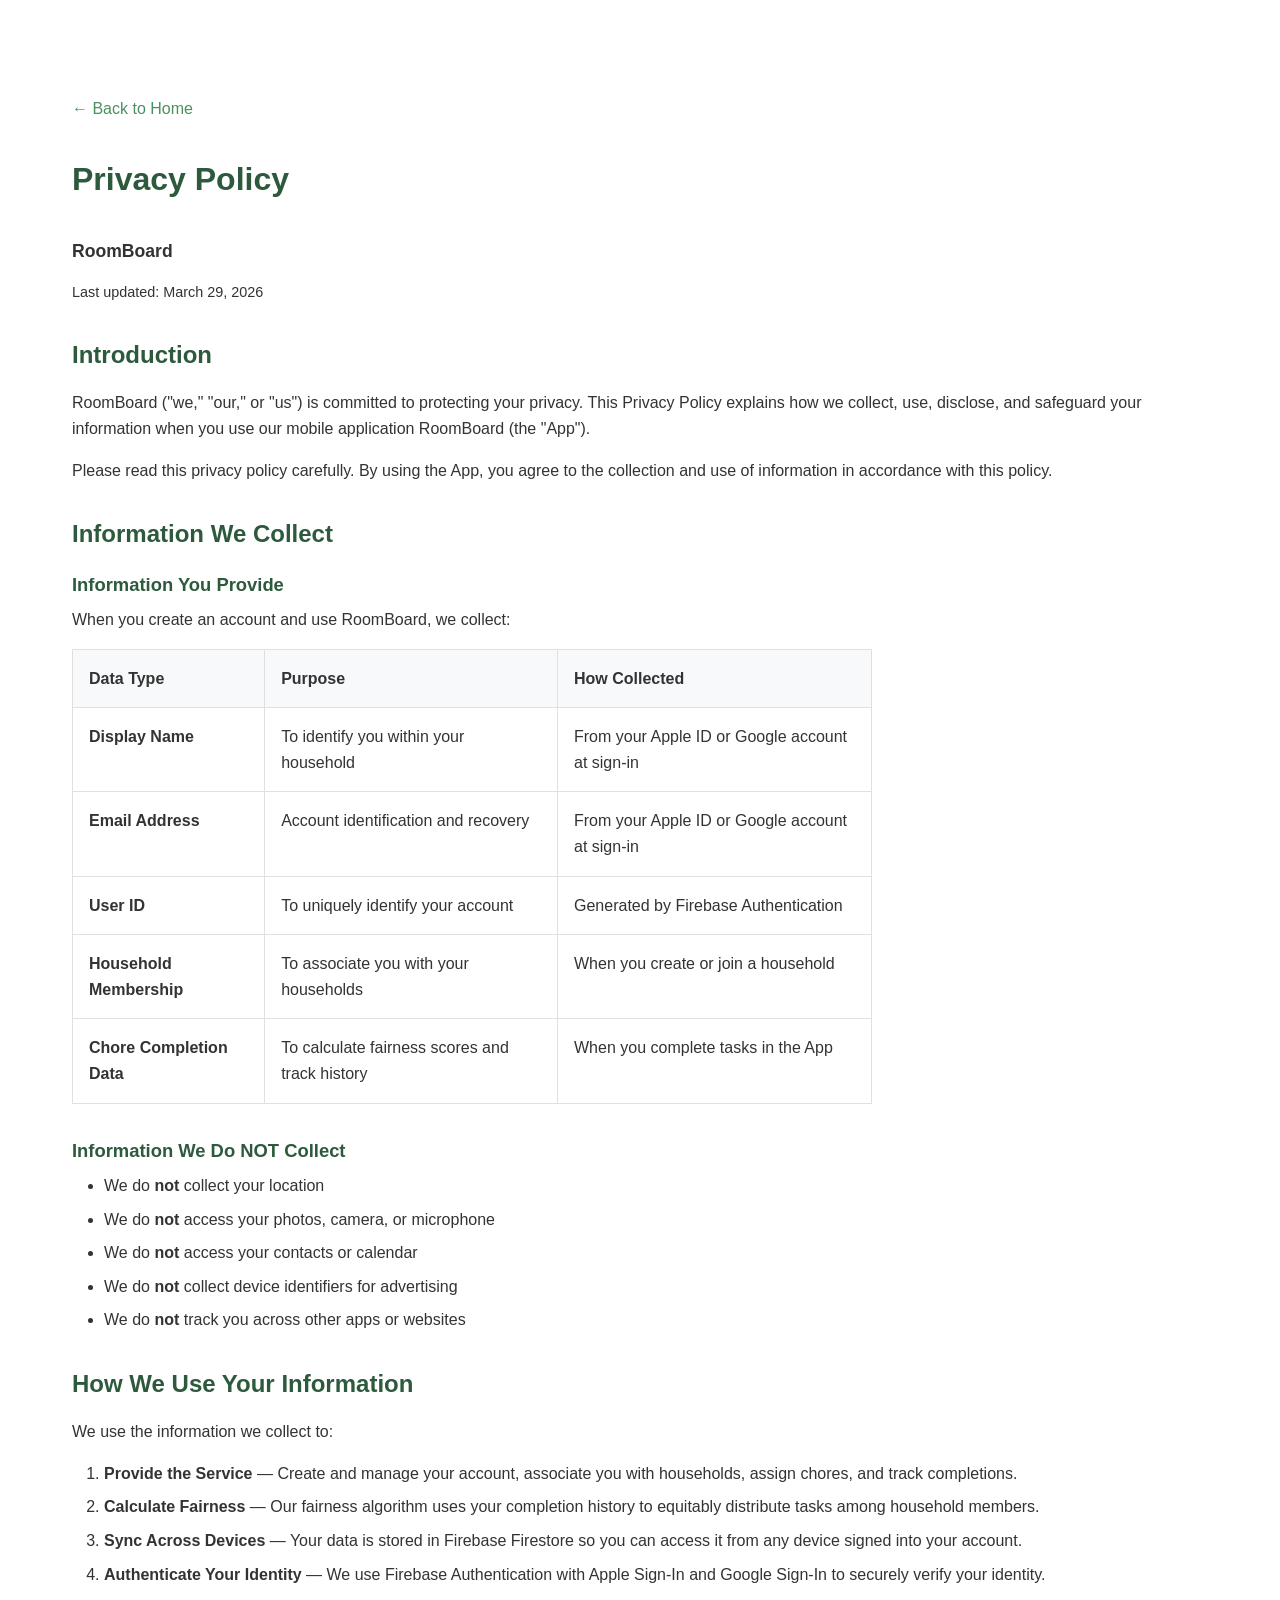
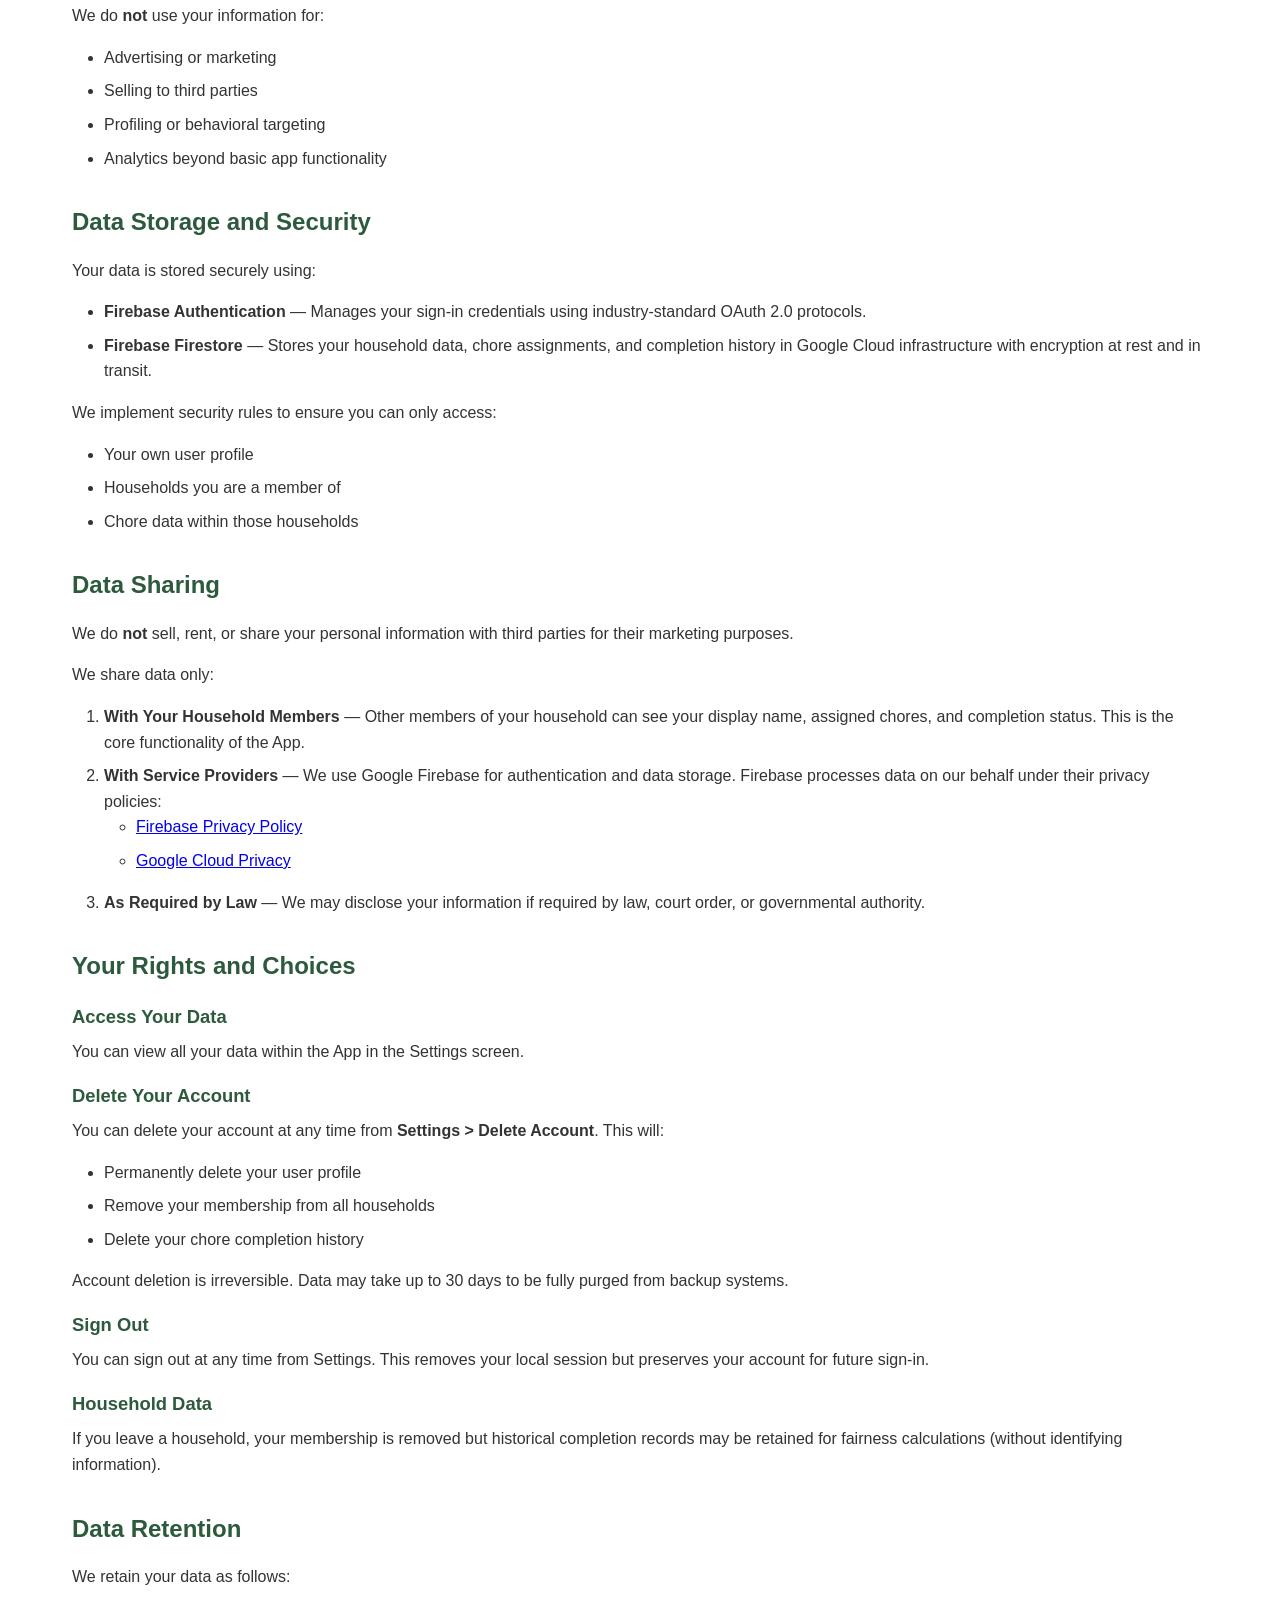
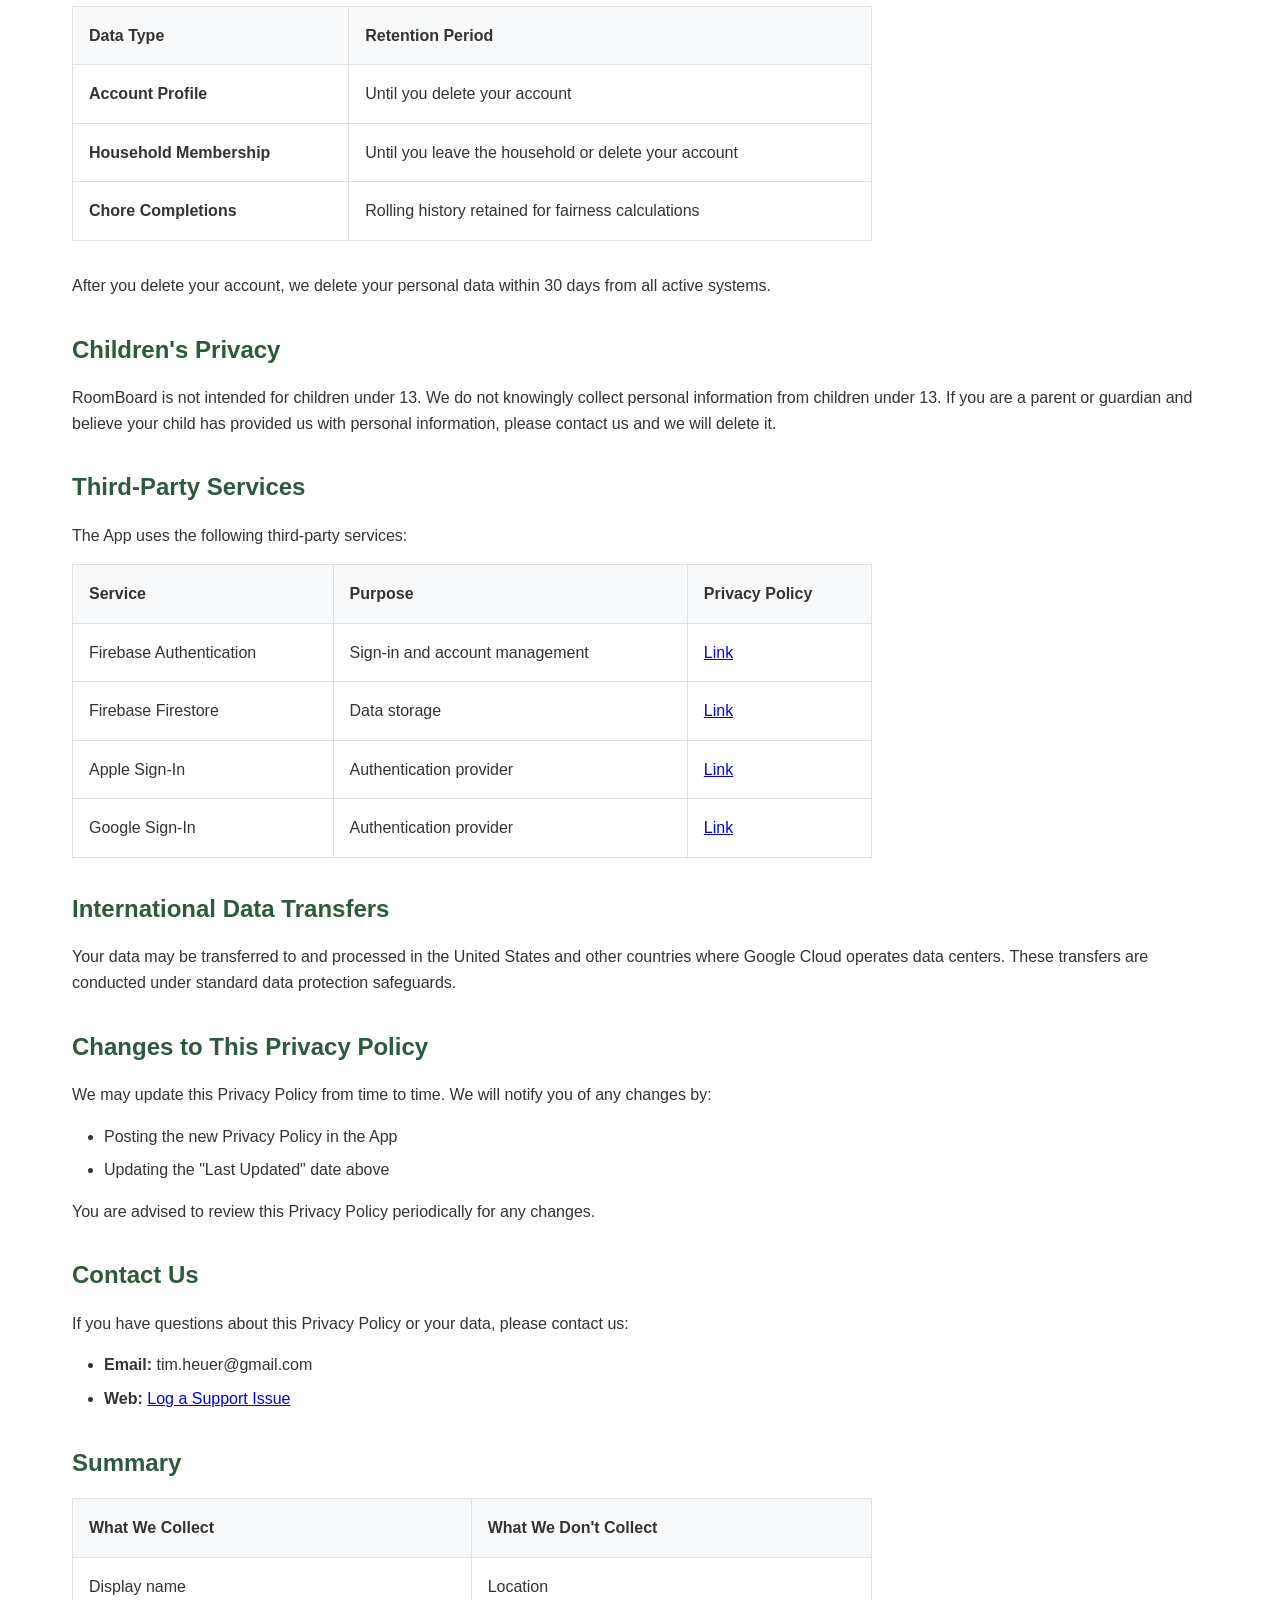
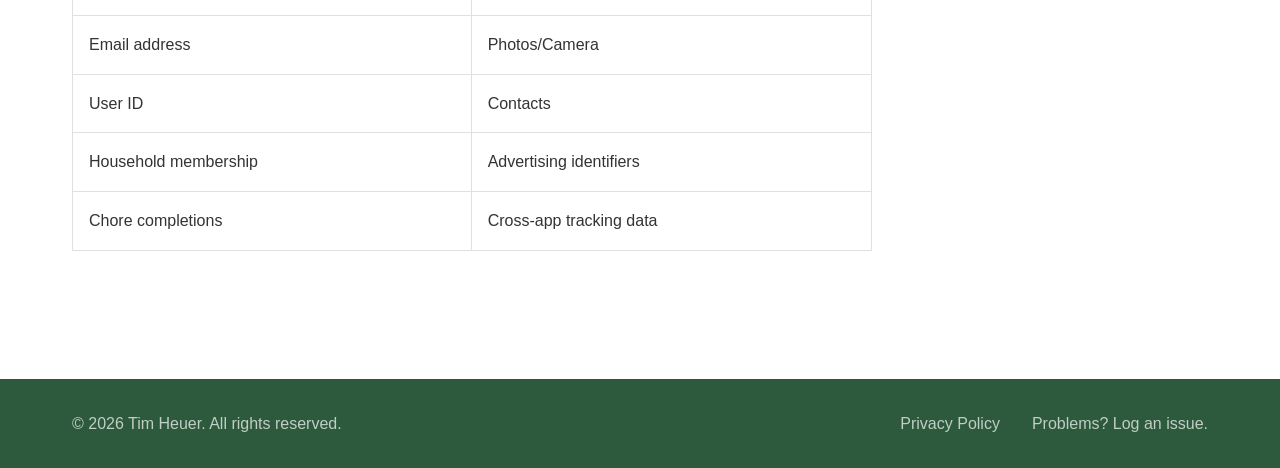
<file: roomboard/privacy/index.html>
<!DOCTYPE html>
<html lang="en">

<head>
    <meta charset="UTF-8">
    <meta name="viewport" content="width=device-width, initial-scale=1.0">
    <title>Privacy Policy - RoomBoard</title>
    <meta name="description" content="Privacy Policy for RoomBoard - Household Chore Coordination">
    <link rel="stylesheet" href="../css/style.css">
    <link rel="apple-touch-icon" href="../logo.png">
    <link rel="icon" type="image/png" href="../logo.png">
    <style>
        .privacy-content {
            padding: var(--spacing-xl) 0;
            min-height: calc(100vh - 200px);
        }

        .privacy-content h1 {
            color: var(--color-primary);
            margin-bottom: var(--spacing-md);
        }

        .privacy-content h2 {
            color: var(--color-primary);
            margin-top: var(--spacing-md);
            margin-bottom: var(--spacing-sm);
            font-size: 1.5rem;
        }

        .privacy-content h3 {
            color: var(--color-primary);
            margin-top: var(--spacing-sm);
            margin-bottom: var(--spacing-xs);
            font-size: 1.15rem;
        }

        .privacy-content p {
            margin-bottom: var(--spacing-sm);
            color: var(--color-text);
        }

        .privacy-content ul,
        .privacy-content ol {
            margin-bottom: var(--spacing-sm);
            padding-left: var(--spacing-md);
        }

        .privacy-content li {
            margin-bottom: var(--spacing-xs);
            color: var(--color-text);
        }

        .last-updated {
            color: var(--color-text-light);
            font-size: 0.9rem;
            margin-bottom: var(--spacing-md);
        }

        .back-link {
            display: inline-block;
            margin-bottom: var(--spacing-md);
            color: var(--color-accent);
            text-decoration: none;
        }

        .back-link:hover {
            text-decoration: underline;
        }

        .subtitle {
            font-size: 1.1rem;
            margin-bottom: var(--spacing-xs);
        }

        .privacy-content code {
            background: var(--color-bg-alt);
            padding: 0.15em 0.4em;
            border-radius: 4px;
            font-size: 0.9em;
            font-family: 'SF Mono', Monaco, monospace;
        }

        .privacy-table {
            width: 100%;
            max-width: 800px;
            border-collapse: collapse;
            margin-bottom: var(--spacing-md);
        }

        .privacy-table th,
        .privacy-table td {
            padding: var(--spacing-sm);
            text-align: left;
            border: 1px solid var(--color-border);
            vertical-align: top;
        }

        .privacy-table th {
            background: var(--color-bg-alt);
            font-weight: 600;
        }

        .privacy-table td {
            color: var(--color-text);
        }
    </style>
</head>

<body>
    <main class="privacy-content">
        <div class="container">
            <a href="../" class="back-link">&larr; Back to Home</a>
            <h1>Privacy Policy</h1>
            <p class="subtitle"><strong>RoomBoard</strong></p>
            <p class="last-updated">Last updated: March 29, 2026</p>

            <h2>Introduction</h2>
            <p>RoomBoard ("we," "our," or "us") is committed to protecting your privacy. This Privacy Policy explains
                how we collect, use, disclose, and safeguard your information when you use our mobile application
                RoomBoard (the "App").</p>
            <p>Please read this privacy policy carefully. By using the App, you agree to the collection and use of
                information in accordance with this policy.</p>

            <h2>Information We Collect</h2>
            <h3>Information You Provide</h3>
            <p>When you create an account and use RoomBoard, we collect:</p>
            <table class="privacy-table">
                <thead>
                    <tr>
                        <th>Data Type</th>
                        <th>Purpose</th>
                        <th>How Collected</th>
                    </tr>
                </thead>
                <tbody>
                    <tr>
                        <td><strong>Display Name</strong></td>
                        <td>To identify you within your household</td>
                        <td>From your Apple ID or Google account at sign-in</td>
                    </tr>
                    <tr>
                        <td><strong>Email Address</strong></td>
                        <td>Account identification and recovery</td>
                        <td>From your Apple ID or Google account at sign-in</td>
                    </tr>
                    <tr>
                        <td><strong>User ID</strong></td>
                        <td>To uniquely identify your account</td>
                        <td>Generated by Firebase Authentication</td>
                    </tr>
                    <tr>
                        <td><strong>Household Membership</strong></td>
                        <td>To associate you with your households</td>
                        <td>When you create or join a household</td>
                    </tr>
                    <tr>
                        <td><strong>Chore Completion Data</strong></td>
                        <td>To calculate fairness scores and track history</td>
                        <td>When you complete tasks in the App</td>
                    </tr>
                </tbody>
            </table>

            <h3>Information We Do NOT Collect</h3>
            <ul>
                <li>We do <strong>not</strong> collect your location</li>
                <li>We do <strong>not</strong> access your photos, camera, or microphone</li>
                <li>We do <strong>not</strong> access your contacts or calendar</li>
                <li>We do <strong>not</strong> collect device identifiers for advertising</li>
                <li>We do <strong>not</strong> track you across other apps or websites</li>
            </ul>

            <h2>How We Use Your Information</h2>
            <p>We use the information we collect to:</p>
            <ol>
                <li><strong>Provide the Service</strong> — Create and manage your account, associate you with
                    households, assign chores, and track completions.</li>
                <li><strong>Calculate Fairness</strong> — Our fairness algorithm uses your completion history to
                    equitably distribute tasks among household members.</li>
                <li><strong>Sync Across Devices</strong> — Your data is stored in Firebase Firestore so you can access
                    it from any device signed into your account.</li>
                <li><strong>Authenticate Your Identity</strong> — We use Firebase Authentication with Apple Sign-In and
                    Google Sign-In to securely verify your identity.</li>
            </ol>
            <p>We do <strong>not</strong> use your information for:</p>
            <ul>
                <li>Advertising or marketing</li>
                <li>Selling to third parties</li>
                <li>Profiling or behavioral targeting</li>
                <li>Analytics beyond basic app functionality</li>
            </ul>

            <h2>Data Storage and Security</h2>
            <p>Your data is stored securely using:</p>
            <ul>
                <li><strong>Firebase Authentication</strong> — Manages your sign-in credentials using industry-standard
                    OAuth 2.0 protocols.</li>
                <li><strong>Firebase Firestore</strong> — Stores your household data, chore assignments, and completion
                    history in Google Cloud infrastructure with encryption at rest and in transit.</li>
            </ul>
            <p>We implement security rules to ensure you can only access:</p>
            <ul>
                <li>Your own user profile</li>
                <li>Households you are a member of</li>
                <li>Chore data within those households</li>
            </ul>

            <h2>Data Sharing</h2>
            <p>We do <strong>not</strong> sell, rent, or share your personal information with third parties for their
                marketing purposes.</p>
            <p>We share data only:</p>
            <ol>
                <li><strong>With Your Household Members</strong> — Other members of your household can see your display
                    name, assigned chores, and completion status. This is the core functionality of the App.</li>
                <li><strong>With Service Providers</strong> — We use Google Firebase for authentication and data
                    storage. Firebase processes data on our behalf under their privacy policies:
                    <ul>
                        <li><a href="https://firebase.google.com/support/privacy">Firebase Privacy Policy</a></li>
                        <li><a href="https://cloud.google.com/security/privacy">Google Cloud Privacy</a></li>
                    </ul>
                </li>
                <li><strong>As Required by Law</strong> — We may disclose your information if required by law, court
                    order, or governmental authority.</li>
            </ol>

            <h2>Your Rights and Choices</h2>
            <h3>Access Your Data</h3>
            <p>You can view all your data within the App in the Settings screen.</p>

            <h3>Delete Your Account</h3>
            <p>You can delete your account at any time from <strong>Settings &gt; Delete Account</strong>. This will:
            </p>
            <ul>
                <li>Permanently delete your user profile</li>
                <li>Remove your membership from all households</li>
                <li>Delete your chore completion history</li>
            </ul>
            <p>Account deletion is irreversible. Data may take up to 30 days to be fully purged from backup systems.</p>

            <h3>Sign Out</h3>
            <p>You can sign out at any time from Settings. This removes your local session but preserves your account
                for future sign-in.</p>

            <h3>Household Data</h3>
            <p>If you leave a household, your membership is removed but historical completion records may be retained
                for fairness calculations (without identifying information).</p>

            <h2>Data Retention</h2>
            <p>We retain your data as follows:</p>
            <table class="privacy-table">
                <thead>
                    <tr>
                        <th>Data Type</th>
                        <th>Retention Period</th>
                    </tr>
                </thead>
                <tbody>
                    <tr>
                        <td><strong>Account Profile</strong></td>
                        <td>Until you delete your account</td>
                    </tr>
                    <tr>
                        <td><strong>Household Membership</strong></td>
                        <td>Until you leave the household or delete your account</td>
                    </tr>
                    <tr>
                        <td><strong>Chore Completions</strong></td>
                        <td>Rolling history retained for fairness calculations</td>
                    </tr>
                </tbody>
            </table>
            <p>After you delete your account, we delete your personal data within 30 days from all active systems.</p>

            <h2>Children's Privacy</h2>
            <p>RoomBoard is not intended for children under 13. We do not knowingly collect personal information from
                children under 13. If you are a parent or guardian and believe your child has provided us with personal
                information, please contact us and we will delete it.</p>

            <h2>Third-Party Services</h2>
            <p>The App uses the following third-party services:</p>
            <table class="privacy-table">
                <thead>
                    <tr>
                        <th>Service</th>
                        <th>Purpose</th>
                        <th>Privacy Policy</th>
                    </tr>
                </thead>
                <tbody>
                    <tr>
                        <td>Firebase Authentication</td>
                        <td>Sign-in and account management</td>
                        <td><a href="https://firebase.google.com/support/privacy">Link</a></td>
                    </tr>
                    <tr>
                        <td>Firebase Firestore</td>
                        <td>Data storage</td>
                        <td><a href="https://firebase.google.com/support/privacy">Link</a></td>
                    </tr>
                    <tr>
                        <td>Apple Sign-In</td>
                        <td>Authentication provider</td>
                        <td><a href="https://www.apple.com/legal/privacy/">Link</a></td>
                    </tr>
                    <tr>
                        <td>Google Sign-In</td>
                        <td>Authentication provider</td>
                        <td><a href="https://policies.google.com/privacy">Link</a></td>
                    </tr>
                </tbody>
            </table>

            <h2>International Data Transfers</h2>
            <p>Your data may be transferred to and processed in the United States and other countries where Google Cloud
                operates data centers. These transfers are conducted under standard data protection safeguards.</p>

            <h2>Changes to This Privacy Policy</h2>
            <p>We may update this Privacy Policy from time to time. We will notify you of any changes by:</p>
            <ul>
                <li>Posting the new Privacy Policy in the App</li>
                <li>Updating the "Last Updated" date above</li>
            </ul>
            <p>You are advised to review this Privacy Policy periodically for any changes.</p>

            <h2>Contact Us</h2>
            <p>If you have questions about this Privacy Policy or your data, please contact us:</p>
            <ul>
                <li><strong>Email:</strong> tim.heuer@gmail.com</li>
                <li><strong>Web:</strong> <a
                        href="https://github.com/timheuer/apps/issues/new?template=bug_report.yml&app=RoomBoard">Log a
                        Support Issue</a></li>
            </ul>

            <h2>Summary</h2>
            <table class="privacy-table">
                <thead>
                    <tr>
                        <th>What We Collect</th>
                        <th>What We Don't Collect</th>
                    </tr>
                </thead>
                <tbody>
                    <tr>
                        <td>Display name</td>
                        <td>Location</td>
                    </tr>
                    <tr>
                        <td>Email address</td>
                        <td>Photos/Camera</td>
                    </tr>
                    <tr>
                        <td>User ID</td>
                        <td>Contacts</td>
                    </tr>
                    <tr>
                        <td>Household membership</td>
                        <td>Advertising identifiers</td>
                    </tr>
                    <tr>
                        <td>Chore completions</td>
                        <td>Cross-app tracking data</td>
                    </tr>
                </tbody>
            </table>
        </div>
    </main>

    <footer>
        <div class="container">
            <p>&copy; 2026 Tim Heuer. All rights reserved.</p>
            <nav>
                <a href="../privacy/">Privacy Policy</a>
                <a href="https://github.com/timheuer/apps/issues/new?template=bug_report.yml&app=RoomBoard">Problems?
                    Log an issue.</a>
            </nav>
        </div>
    </footer>
</body>

</html>
</file>
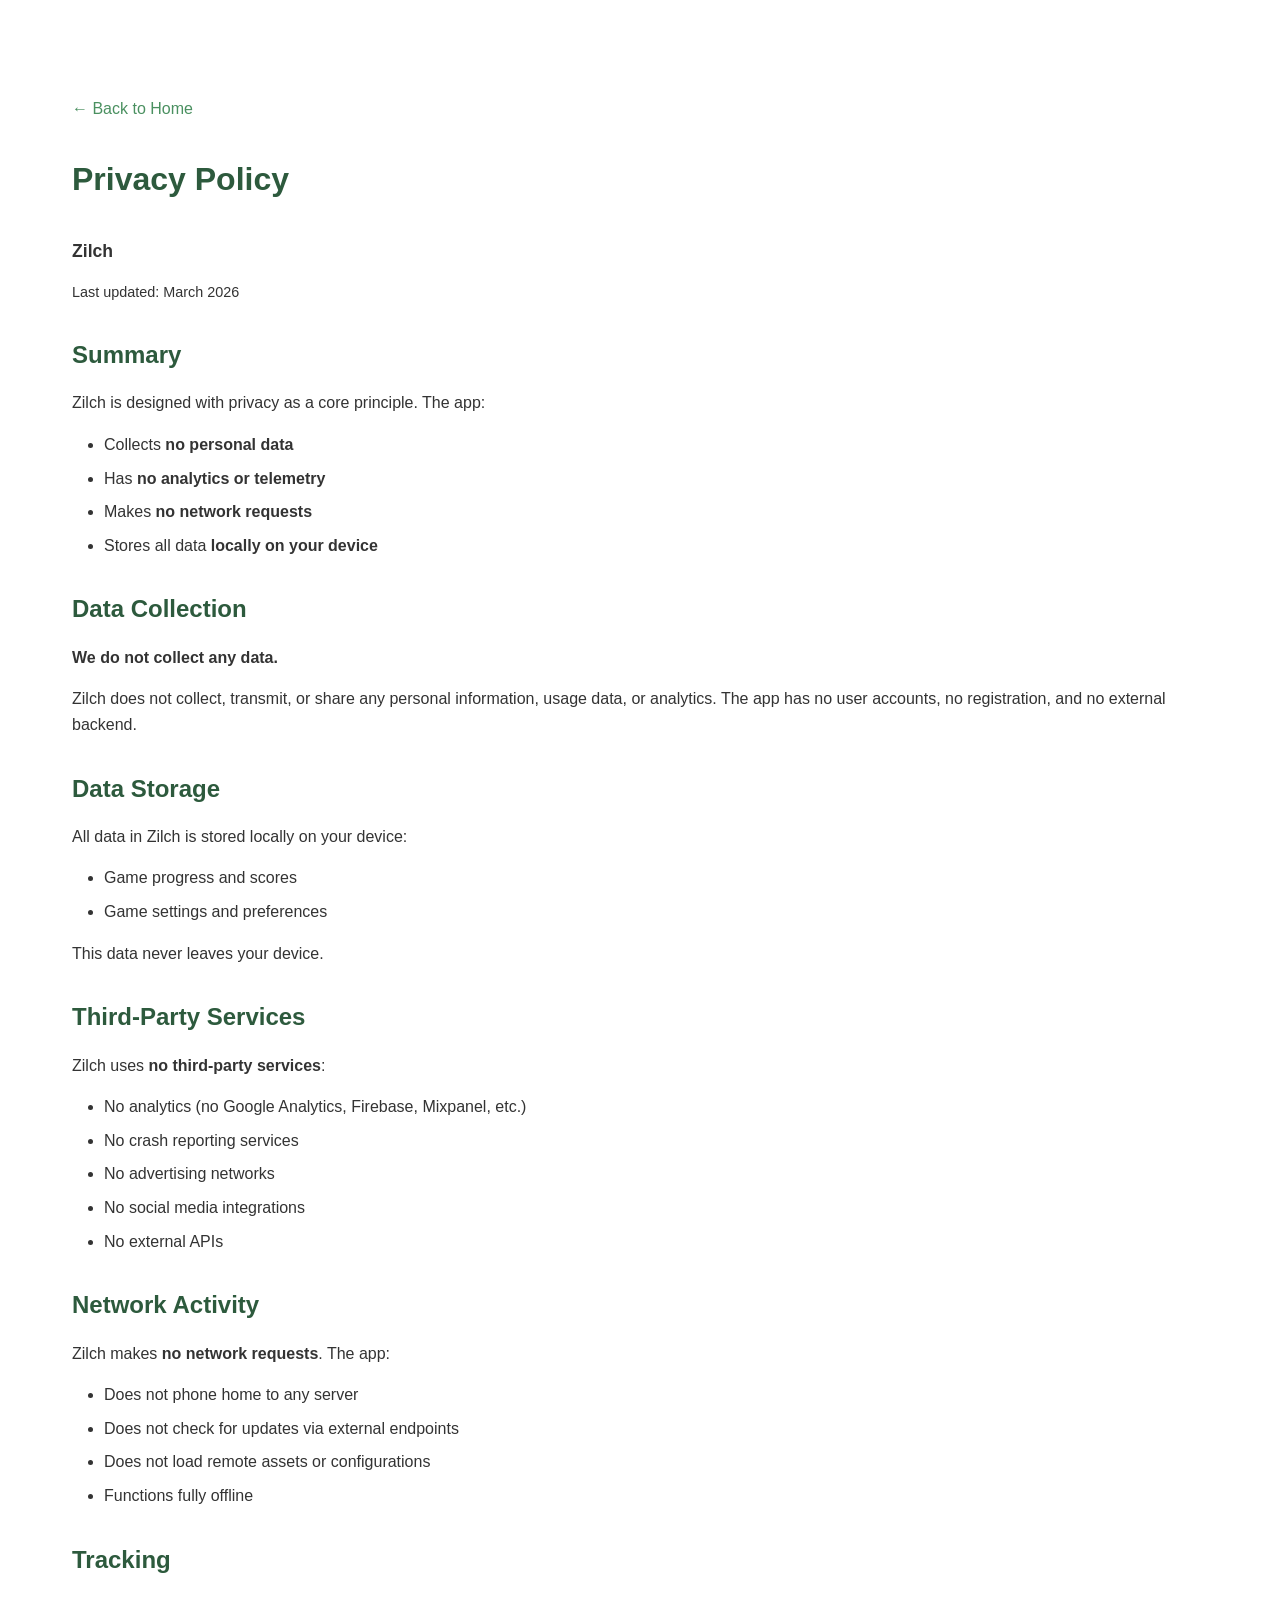
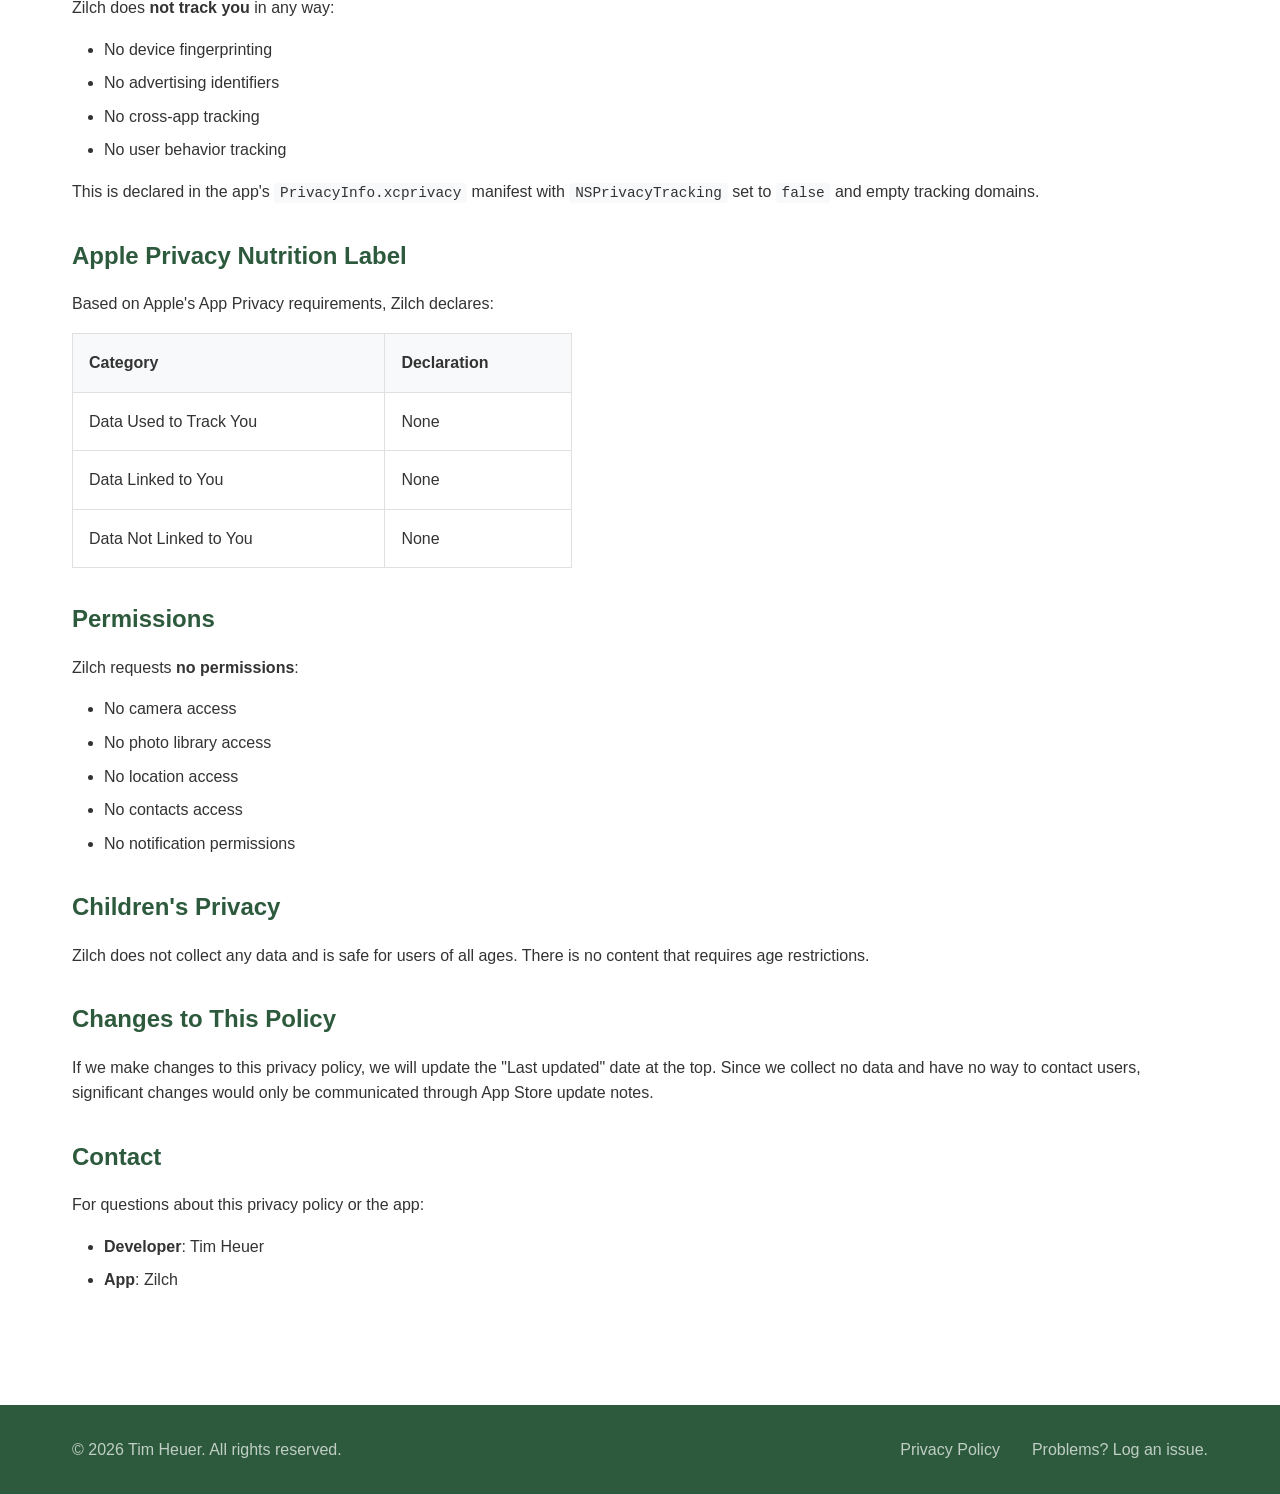
<file: zilch/privacy/index.html>
<!DOCTYPE html>
<html lang="en">

<head>
    <meta charset="UTF-8">
    <meta name="viewport" content="width=device-width, initial-scale=1.0">
    <title>Privacy Policy - Zilch</title>
    <meta name="description" content="Privacy Policy for Zilch - Strategic Card Game">
    <link rel="stylesheet" href="../css/style.css">
    <link rel="apple-touch-icon" href="../icon.png">
    <link rel="icon" type="image/png" href="../icon.png">
    <style>
        .privacy-content {
            padding: var(--spacing-xl) 0;
            min-height: calc(100vh - 200px);
        }

        .privacy-content h1 {
            color: var(--color-primary);
            margin-bottom: var(--spacing-md);
        }

        .privacy-content h2 {
            color: var(--color-primary);
            margin-top: var(--spacing-md);
            margin-bottom: var(--spacing-sm);
            font-size: 1.5rem;
        }

        .privacy-content p {
            margin-bottom: var(--spacing-sm);
            color: var(--color-text);
        }

        .privacy-content ul {
            margin-bottom: var(--spacing-sm);
            padding-left: var(--spacing-md);
        }

        .privacy-content li {
            margin-bottom: var(--spacing-xs);
            color: var(--color-text);
        }

        .last-updated {
            color: var(--color-text-light);
            font-size: 0.9rem;
            margin-bottom: var(--spacing-md);
        }

        .back-link {
            display: inline-block;
            margin-bottom: var(--spacing-md);
            color: var(--color-accent);
            text-decoration: none;
        }

        .back-link:hover {
            text-decoration: underline;
        }

        .subtitle {
            font-size: 1.1rem;
            margin-bottom: var(--spacing-xs);
        }

        .privacy-content code {
            background: var(--color-bg-alt);
            padding: 0.15em 0.4em;
            border-radius: 4px;
            font-size: 0.9em;
            font-family: 'SF Mono', Monaco, monospace;
        }

        .privacy-table {
            width: 100%;
            max-width: 500px;
            border-collapse: collapse;
            margin-bottom: var(--spacing-md);
        }

        .privacy-table th,
        .privacy-table td {
            padding: var(--spacing-sm);
            text-align: left;
            border: 1px solid var(--color-border);
        }

        .privacy-table th {
            background: var(--color-bg-alt);
            font-weight: 600;
        }

        .privacy-table td {
            color: var(--color-text);
        }
    </style>
</head>

<body>
    <main class="privacy-content">
        <div class="container">
            <a href="../" class="back-link">&larr; Back to Home</a>
            <h1>Privacy Policy</h1>
            <p class="subtitle"><strong>Zilch</strong></p>
            <p class="last-updated">Last updated: March 2026</p>

            <h2>Summary</h2>
            <p>Zilch is designed with privacy as a core principle. The app:</p>
            <ul>
                <li>Collects <strong>no personal data</strong></li>
                <li>Has <strong>no analytics or telemetry</strong></li>
                <li>Makes <strong>no network requests</strong></li>
                <li>Stores all data <strong>locally on your device</strong></li>
            </ul>

            <h2>Data Collection</h2>
            <p><strong>We do not collect any data.</strong></p>
            <p>Zilch does not collect, transmit, or share any personal information, usage data, or analytics. The app
                has no user accounts, no registration, and no external backend.</p>

            <h2>Data Storage</h2>
            <p>All data in Zilch is stored locally on your device:</p>
            <ul>
                <li>Game progress and scores</li>
                <li>Game settings and preferences</li>
            </ul>
            <p>This data never leaves your device.</p>

            <h2>Third-Party Services</h2>
            <p>Zilch uses <strong>no third-party services</strong>:</p>
            <ul>
                <li>No analytics (no Google Analytics, Firebase, Mixpanel, etc.)</li>
                <li>No crash reporting services</li>
                <li>No advertising networks</li>
                <li>No social media integrations</li>
                <li>No external APIs</li>
            </ul>

            <h2>Network Activity</h2>
            <p>Zilch makes <strong>no network requests</strong>. The app:</p>
            <ul>
                <li>Does not phone home to any server</li>
                <li>Does not check for updates via external endpoints</li>
                <li>Does not load remote assets or configurations</li>
                <li>Functions fully offline</li>
            </ul>

            <h2>Tracking</h2>
            <p>Zilch does <strong>not track you</strong> in any way:</p>
            <ul>
                <li>No device fingerprinting</li>
                <li>No advertising identifiers</li>
                <li>No cross-app tracking</li>
                <li>No user behavior tracking</li>
            </ul>
            <p>This is declared in the app's <code>PrivacyInfo.xcprivacy</code> manifest with
                <code>NSPrivacyTracking</code> set to <code>false</code> and empty tracking domains.
            </p>

            <h2>Apple Privacy Nutrition Label</h2>
            <p>Based on Apple's App Privacy requirements, Zilch declares:</p>
            <table class="privacy-table">
                <thead>
                    <tr>
                        <th>Category</th>
                        <th>Declaration</th>
                    </tr>
                </thead>
                <tbody>
                    <tr>
                        <td>Data Used to Track You</td>
                        <td>None</td>
                    </tr>
                    <tr>
                        <td>Data Linked to You</td>
                        <td>None</td>
                    </tr>
                    <tr>
                        <td>Data Not Linked to You</td>
                        <td>None</td>
                    </tr>
                </tbody>
            </table>

            <h2>Permissions</h2>
            <p>Zilch requests <strong>no permissions</strong>:</p>
            <ul>
                <li>No camera access</li>
                <li>No photo library access</li>
                <li>No location access</li>
                <li>No contacts access</li>
                <li>No notification permissions</li>
            </ul>

            <h2>Children's Privacy</h2>
            <p>Zilch does not collect any data and is safe for users of all ages. There is no content that requires
                age restrictions.</p>

            <h2>Changes to This Policy</h2>
            <p>If we make changes to this privacy policy, we will update the "Last updated" date at the top. Since we
                collect no data and have no way to contact users, significant changes would only be communicated through
                App Store update notes.</p>

            <h2>Contact</h2>
            <p>For questions about this privacy policy or the app:</p>
            <ul>
                <li><strong>Developer</strong>: Tim Heuer</li>
                <li><strong>App</strong>: Zilch</li>
            </ul>
        </div>
    </main>

    <footer>
        <div class="container">
            <p>&copy; 2026 Tim Heuer. All rights reserved.</p>
            <nav>
                <a href="/privacy/">Privacy Policy</a>
                <a href="https://github.com/timheuer/apps/issues/new?template=bug_report.yml&app=Zilch">Problems? Log an issue.</a>
            </nav>
        </div>
    </footer>
</body>

</html>
</file>
<file: roomboard/css/style.css>
:root {
    --color-primary: #2d5a3d;
    --color-secondary: #1e3d2a;
    --color-accent: #4a9060;
    --color-highlight: #6ab377;
    --color-text: #333;
    --color-text-light: #666;
    --color-bg: #fff;
    --color-bg-alt: #f8f9fa;
    --color-border: #e0e0e0;
    --font-family: -apple-system, BlinkMacSystemFont, 'Segoe UI', Roboto, Oxygen, Ubuntu, sans-serif;
    --max-width: 1200px;
    --spacing-xs: 0.5rem;
    --spacing-sm: 1rem;
    --spacing-md: 2rem;
    --spacing-lg: 4rem;
    --spacing-xl: 6rem;
    --border-radius: 12px;
}

* {
    margin: 0;
    padding: 0;
    box-sizing: border-box;
}

html {
    scroll-behavior: smooth;
}

body {
    font-family: var(--font-family);
    color: var(--color-text);
    line-height: 1.6;
    background: var(--color-bg);
}

.container {
    max-width: var(--max-width);
    margin: 0 auto;
    padding: 0 var(--spacing-md);
}

/* Hero Section */
.hero {
    background: linear-gradient(135deg, var(--color-primary) 0%, var(--color-secondary) 50%, var(--color-accent) 100%);
    color: #fff;
    padding: var(--spacing-xl) 0;
    min-height: 80vh;
    display: flex;
    align-items: center;
}

.hero-content {
    display: grid;
    grid-template-columns: 1fr 1fr;
    gap: var(--spacing-lg);
    align-items: center;
}

.app-info {
    display: flex;
    flex-direction: column;
    gap: var(--spacing-md);
}

.app-icon {
    width: 120px;
    height: 120px;
    border-radius: 24px;
    box-shadow: 0 10px 40px rgba(0, 0, 0, 0.3);
}

.hero h1 {
    font-size: 4rem;
    font-weight: 700;
    letter-spacing: -0.02em;
}

.tagline {
    font-size: 1.25rem;
    opacity: 0.9;
    max-width: 500px;
    line-height: 1.7;
}

.app-store-badge img,
.testflight-badge img {
    height: 54px;
    transition: transform 0.2s ease;
}

.app-store-badge:hover img,
.testflight-badge:hover img {
    transform: scale(1.05);
}

/* iPhone Mockup */
.phone-mockup {
    display: flex;
    justify-content: center;
}

.phone-frame {
    position: relative;
    width: 280px;
    height: 570px;
    background: #1a1a1a;
    border-radius: 44px;
    padding: 12px;
    box-shadow:
        0 50px 100px rgba(0, 0, 0, 0.4),
        inset 0 0 0 2px #333,
        inset 0 0 0 4px #1a1a1a;
}

.phone-frame::before {
    content: '';
    position: absolute;
    top: 12px;
    left: 50%;
    transform: translateX(-50%);
    width: 100px;
    height: 28px;
    background: #1a1a1a;
    border-radius: 20px;
    z-index: 10;
}

.phone-frame::after {
    content: '';
    position: absolute;
    bottom: 16px;
    left: 50%;
    transform: translateX(-50%);
    width: 120px;
    height: 5px;
    background: #333;
    border-radius: 3px;
}

.screenshot {
    width: 100%;
    height: 100%;
    object-fit: cover;
    border-radius: 32px;
    background: var(--color-secondary);
}

/* Features Section */
.features {
    padding: var(--spacing-xl) 0;
    background: var(--color-bg);
}

.features h2,
.how-to-play h2,
.cta h2 {
    text-align: center;
    font-size: 2.5rem;
    margin-bottom: var(--spacing-lg);
    color: var(--color-primary);
}

.features-grid {
    display: grid;
    grid-template-columns: repeat(3, 1fr);
    gap: var(--spacing-md);
}

.feature-card {
    background: var(--color-bg-alt);
    padding: var(--spacing-md);
    border-radius: var(--border-radius);
    border: 1px solid var(--color-border);
    transition: transform 0.2s ease, box-shadow 0.2s ease;
}

.feature-card:hover {
    transform: translateY(-4px);
    box-shadow: 0 12px 24px rgba(0, 0, 0, 0.08);
}

.feature-icon {
    font-size: 2.5rem;
    margin-bottom: var(--spacing-sm);
}

.feature-card h3 {
    font-size: 1.25rem;
    margin-bottom: var(--spacing-xs);
    color: var(--color-primary);
}

.feature-card p {
    color: var(--color-text-light);
    font-size: 0.95rem;
}

/* How to Play Section */
.how-to-play {
    padding: var(--spacing-xl) 0;
    background: var(--color-bg-alt);
}

.section-intro {
    text-align: center;
    color: var(--color-text-light);
    margin-top: calc(-1 * var(--spacing-md));
    margin-bottom: var(--spacing-lg);
    font-size: 1.1rem;
}

.rules-grid {
    display: grid;
    grid-template-columns: repeat(3, 1fr);
    gap: var(--spacing-md);
    margin-bottom: var(--spacing-md);
}

.rule-card {
    background: var(--color-bg);
    padding: var(--spacing-md);
    border-radius: var(--border-radius);
    border: 1px solid var(--color-border);
    box-shadow: 0 2px 8px rgba(0, 0, 0, 0.04);
}

.rule-card h3 {
    font-size: 1.25rem;
    margin-bottom: var(--spacing-xs);
    color: var(--color-accent);
}

.rule-card p {
    color: var(--color-text-light);
    font-size: 0.95rem;
}

/* CTA Section */
.cta {
    padding: var(--spacing-xl) 0;
    background: linear-gradient(135deg, var(--color-primary) 0%, var(--color-accent) 100%);
    color: #fff;
    text-align: center;
}

.cta h2 {
    color: #fff;
    margin-bottom: var(--spacing-sm);
}

.cta p {
    opacity: 0.9;
    margin-bottom: var(--spacing-md);
    font-size: 1.1rem;
}

.cta-badges {
    display: flex;
    justify-content: center;
    align-items: center;
    gap: var(--spacing-sm);
    flex-wrap: wrap;
}

.cta-badges .app-store-badge img,
.cta-badges .testflight-badge img {
    width: 162px;
    height: 54px;
    object-fit: contain;
}

/* Footer */
footer {
    padding: var(--spacing-md) 0;
    background: var(--color-primary);
    color: rgba(255, 255, 255, 0.7);
}

footer .container {
    display: flex;
    justify-content: space-between;
    align-items: center;
}

footer nav {
    display: flex;
    gap: var(--spacing-md);
}

footer nav a {
    color: rgba(255, 255, 255, 0.7);
    text-decoration: none;
    transition: color 0.2s ease;
}

footer nav a:hover {
    color: #fff;
}

/* Responsive */
@media (max-width: 1024px) {

    .features-grid,
    .rules-grid {
        grid-template-columns: repeat(2, 1fr);
    }
}

@media (max-width: 768px) {
    .hero {
        padding: var(--spacing-lg) 0;
        min-height: auto;
    }

    .hero-content {
        grid-template-columns: 1fr;
        text-align: center;
    }

    .app-info {
        align-items: center;
    }

    .hero h1 {
        font-size: 3rem;
    }

    .tagline {
        max-width: 100%;
    }

    .phone-mockup {
        order: -1;
    }

    .phone-frame {
        width: 220px;
        height: 450px;
        border-radius: 36px;
        padding: 10px;
    }

    .phone-frame::before {
        top: 10px;
        width: 80px;
        height: 22px;
    }

    .phone-frame::after {
        bottom: 12px;
        width: 100px;
        height: 4px;
    }

    .screenshot {
        border-radius: 26px;
    }

    .features-grid,
    .rules-grid {
        grid-template-columns: 1fr;
    }

    .features h2,
    .how-to-play h2,
    .cta h2 {
        font-size: 2rem;
    }

    footer .container {
        flex-direction: column;
        gap: var(--spacing-sm);
        text-align: center;
    }
}
</file>
<file: zilch/css/style.css>
:root {
    --color-primary: #2d5a3d;
    --color-secondary: #1e3d2a;
    --color-accent: #4a9060;
    --color-highlight: #6ab377;
    --color-text: #333;
    --color-text-light: #666;
    --color-bg: #fff;
    --color-bg-alt: #f8f9fa;
    --color-border: #e0e0e0;
    --font-family: -apple-system, BlinkMacSystemFont, 'Segoe UI', Roboto, Oxygen, Ubuntu, sans-serif;
    --max-width: 1200px;
    --spacing-xs: 0.5rem;
    --spacing-sm: 1rem;
    --spacing-md: 2rem;
    --spacing-lg: 4rem;
    --spacing-xl: 6rem;
    --border-radius: 12px;
}

* {
    margin: 0;
    padding: 0;
    box-sizing: border-box;
}

html {
    scroll-behavior: smooth;
}

body {
    font-family: var(--font-family);
    color: var(--color-text);
    line-height: 1.6;
    background: var(--color-bg);
}

.container {
    max-width: var(--max-width);
    margin: 0 auto;
    padding: 0 var(--spacing-md);
}

/* Hero Section */
.hero {
    background: linear-gradient(135deg, var(--color-primary) 0%, var(--color-secondary) 50%, var(--color-accent) 100%);
    color: #fff;
    padding: var(--spacing-xl) 0;
    min-height: 80vh;
    display: flex;
    align-items: center;
}

.hero-content {
    display: grid;
    grid-template-columns: 1fr 1fr;
    gap: var(--spacing-lg);
    align-items: center;
}

.app-info {
    display: flex;
    flex-direction: column;
    gap: var(--spacing-md);
}

.app-icon {
    width: 120px;
    height: 120px;
    border-radius: 24px;
    box-shadow: 0 10px 40px rgba(0, 0, 0, 0.3);
}

.hero h1 {
    font-size: 4rem;
    font-weight: 700;
    letter-spacing: -0.02em;
}

.tagline {
    font-size: 1.25rem;
    opacity: 0.9;
    max-width: 500px;
    line-height: 1.7;
}

.app-store-badge img,
.testflight-badge img {
    height: 54px;
    transition: transform 0.2s ease;
}

.app-store-badge:hover img,
.testflight-badge:hover img {
    transform: scale(1.05);
}

/* iPhone Mockup */
.phone-mockup {
    display: flex;
    justify-content: center;
}

.phone-frame {
    position: relative;
    width: 280px;
    height: 570px;
    background: #1a1a1a;
    border-radius: 44px;
    padding: 12px;
    box-shadow:
        0 50px 100px rgba(0, 0, 0, 0.4),
        inset 0 0 0 2px #333,
        inset 0 0 0 4px #1a1a1a;
}

.phone-frame::before {
    content: '';
    position: absolute;
    top: 12px;
    left: 50%;
    transform: translateX(-50%);
    width: 100px;
    height: 28px;
    background: #1a1a1a;
    border-radius: 20px;
    z-index: 10;
}

.phone-frame::after {
    content: '';
    position: absolute;
    bottom: 16px;
    left: 50%;
    transform: translateX(-50%);
    width: 120px;
    height: 5px;
    background: #333;
    border-radius: 3px;
}

.screenshot {
    width: 100%;
    height: 100%;
    object-fit: cover;
    border-radius: 32px;
    background: var(--color-secondary);
}

/* Features Section */
.features {
    padding: var(--spacing-xl) 0;
    background: var(--color-bg);
}

.features h2,
.how-to-play h2,
.cta h2 {
    text-align: center;
    font-size: 2.5rem;
    margin-bottom: var(--spacing-lg);
    color: var(--color-primary);
}

.features-grid {
    display: grid;
    grid-template-columns: repeat(3, 1fr);
    gap: var(--spacing-md);
}

.feature-card {
    background: var(--color-bg-alt);
    padding: var(--spacing-md);
    border-radius: var(--border-radius);
    border: 1px solid var(--color-border);
    transition: transform 0.2s ease, box-shadow 0.2s ease;
}

.feature-card:hover {
    transform: translateY(-4px);
    box-shadow: 0 12px 24px rgba(0, 0, 0, 0.08);
}

.feature-icon {
    font-size: 2.5rem;
    margin-bottom: var(--spacing-sm);
}

.feature-card h3 {
    font-size: 1.25rem;
    margin-bottom: var(--spacing-xs);
    color: var(--color-primary);
}

.feature-card p {
    color: var(--color-text-light);
    font-size: 0.95rem;
}

/* How to Play Section */
.how-to-play {
    padding: var(--spacing-xl) 0;
    background: var(--color-bg-alt);
}

.section-intro {
    text-align: center;
    color: var(--color-text-light);
    margin-top: calc(-1 * var(--spacing-md));
    margin-bottom: var(--spacing-lg);
    font-size: 1.1rem;
}

.rules-grid {
    display: grid;
    grid-template-columns: repeat(3, 1fr);
    gap: var(--spacing-md);
    margin-bottom: var(--spacing-md);
}

.rule-card {
    background: var(--color-bg);
    padding: var(--spacing-md);
    border-radius: var(--border-radius);
    border: 1px solid var(--color-border);
    box-shadow: 0 2px 8px rgba(0, 0, 0, 0.04);
}

.rule-card h3 {
    font-size: 1.25rem;
    margin-bottom: var(--spacing-xs);
    color: var(--color-accent);
}

.rule-card p {
    color: var(--color-text-light);
    font-size: 0.95rem;
}

/* CTA Section */
.cta {
    padding: var(--spacing-xl) 0;
    background: linear-gradient(135deg, var(--color-primary) 0%, var(--color-accent) 100%);
    color: #fff;
    text-align: center;
}

.cta h2 {
    color: #fff;
    margin-bottom: var(--spacing-sm);
}

.cta p {
    opacity: 0.9;
    margin-bottom: var(--spacing-md);
    font-size: 1.1rem;
}

.cta-badges {
    display: flex;
    justify-content: center;
    align-items: center;
    gap: var(--spacing-sm);
    flex-wrap: wrap;
}

.cta-badges .app-store-badge img,
.cta-badges .testflight-badge img {
    width: 162px;
    height: 54px;
    object-fit: contain;
}

/* Footer */
footer {
    padding: var(--spacing-md) 0;
    background: var(--color-primary);
    color: rgba(255, 255, 255, 0.7);
}

footer .container {
    display: flex;
    justify-content: space-between;
    align-items: center;
}

footer nav {
    display: flex;
    gap: var(--spacing-md);
}

footer nav a {
    color: rgba(255, 255, 255, 0.7);
    text-decoration: none;
    transition: color 0.2s ease;
}

footer nav a:hover {
    color: #fff;
}

/* Responsive */
@media (max-width: 1024px) {

    .features-grid,
    .rules-grid {
        grid-template-columns: repeat(2, 1fr);
    }
}

@media (max-width: 768px) {
    .hero {
        padding: var(--spacing-lg) 0;
        min-height: auto;
    }

    .hero-content {
        grid-template-columns: 1fr;
        text-align: center;
    }

    .app-info {
        align-items: center;
    }

    .hero h1 {
        font-size: 3rem;
    }

    .tagline {
        max-width: 100%;
    }

    .phone-mockup {
        order: -1;
    }

    .phone-frame {
        width: 220px;
        height: 450px;
        border-radius: 36px;
        padding: 10px;
    }

    .phone-frame::before {
        top: 10px;
        width: 80px;
        height: 22px;
    }

    .phone-frame::after {
        bottom: 12px;
        width: 100px;
        height: 4px;
    }

    .screenshot {
        border-radius: 26px;
    }

    .features-grid,
    .rules-grid {
        grid-template-columns: 1fr;
    }

    .features h2,
    .how-to-play h2,
    .cta h2 {
        font-size: 2rem;
    }

    footer .container {
        flex-direction: column;
        gap: var(--spacing-sm);
        text-align: center;
    }
}
</file>
